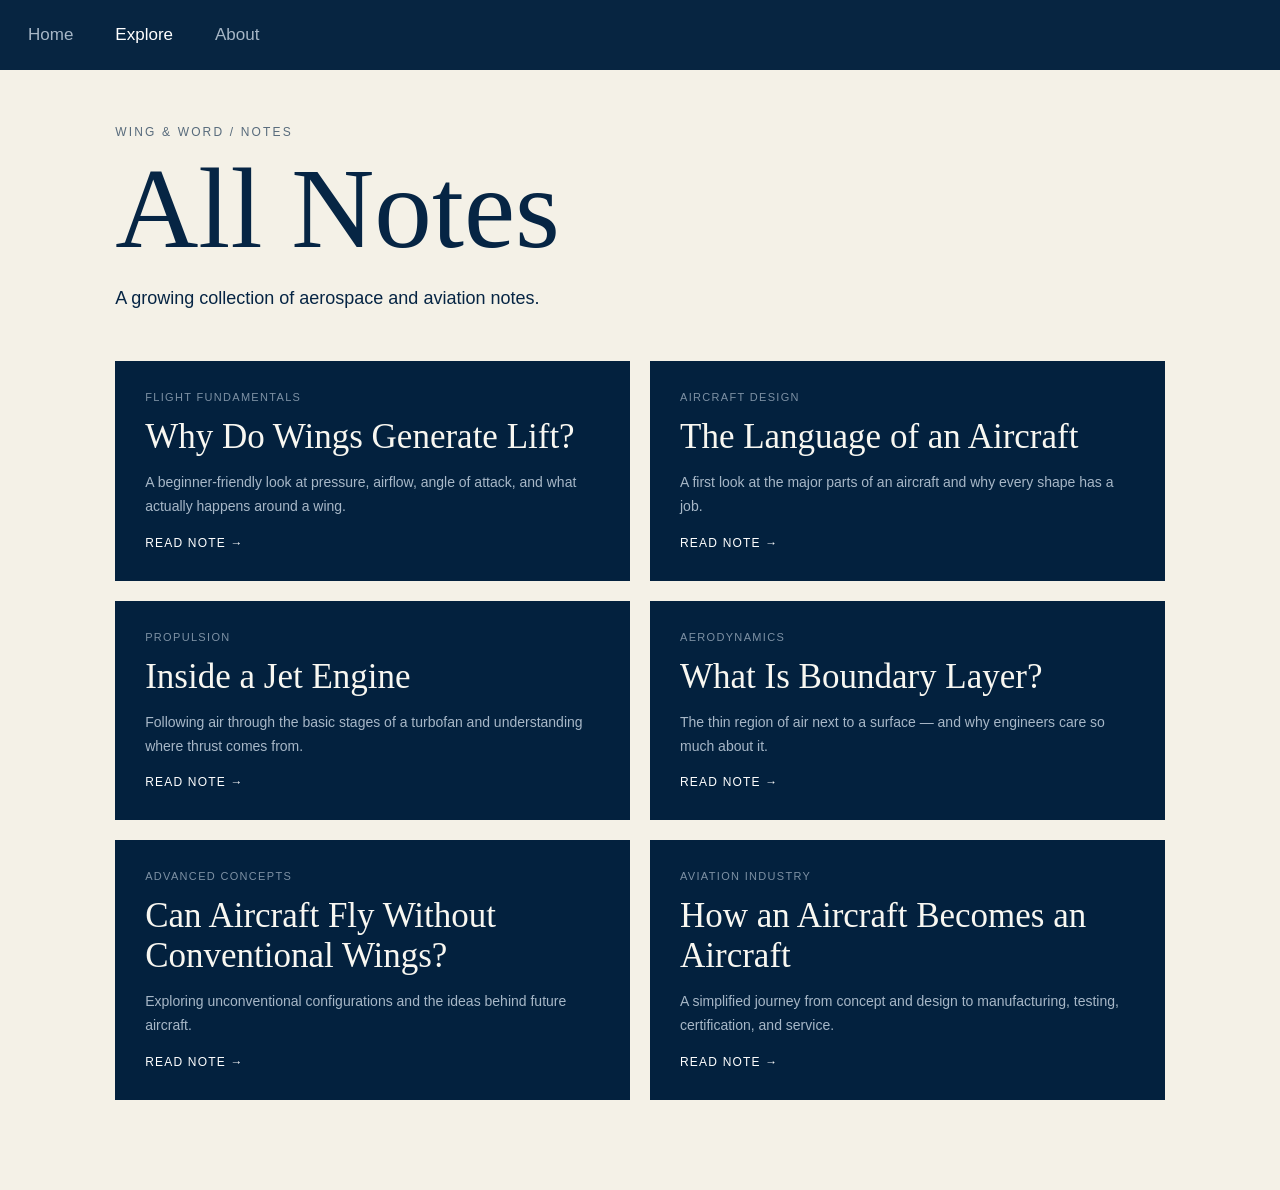
<file: blog.html>
<!DOCTYPE html>
<html lang="en">
<head>
<meta charset="UTF-8">
<meta name="viewport" content="width=device-width,initial-scale=1.0">
<title>Explore — Wing & Word</title>
<link rel="stylesheet" href="styles.css">
</head>
<body class="blog-page">
<header class="blog-nav">
<a href="index.html">Home</a><a class="active" href="explore.html">Explore</a><a href="about.html">About</a>
</header>
<main>
<section class="blog-hero">
<div class="eyebrow">WING & WORD / NOTES</div>
<h1 id="category-title">All Notes</h1>
<p id="category-description">A growing collection of aerospace and aviation notes.</p>
</section>
<section id="blog-posts" class="posts"></section>
</main>
<script src="script.js"></script>
</body>
</html>
</file>
<file: styles.css>
*{box-sizing:border-box}
html,body{margin:0;min-height:100%;background:#03213e}
.image-page{overflow-x:hidden}
.design-frame{position:relative;width:100%;max-width:1600px;margin:0 auto;line-height:0}
.design-image{display:block;width:100%;height:auto}
.hotspot{position:absolute;display:block;cursor:pointer;z-index:5}
.hotspot.home{left:1.6%;top:2.2%;width:6%;height:6.5%}
.hotspot.explore{left:7.5%;top:2.2%;width:7.5%;height:6.5%}
.hotspot.about{left:14.3%;top:2.2%;width:7%;height:6.5%}
.hero-explore{left:38%;top:67%;width:24%;height:15%}
.cat{width:28%;height:24%}
.cat1{left:2%;top:29%}.cat2{left:35.5%;top:29%}.cat3{left:68%;top:29%}
.cat4{left:2%;top:51%}.cat5{left:35.5%;top:51%}.cat6{left:68%;top:51%}

.blog-page{font-family:Arial,sans-serif;background:#f4f1e7;color:#062544}
.blog-nav{position:fixed;z-index:10;top:0;left:0;width:100%;padding:25px 28px;display:flex;gap:42px;background:rgba(3,33,62,.98);color:#a7b7c7}
.blog-nav a{color:inherit;text-decoration:none;font-size:17px}.blog-nav a:hover,.blog-nav .active{color:#fff}
.blog-page main{padding:125px 9vw 90px}
.blog-hero{max-width:850px}.eyebrow{font-size:12px;letter-spacing:.18em;opacity:.65}
.blog-hero h1{font-family:Georgia,serif;font-weight:400;font-size:clamp(70px,9vw,130px);line-height:.9;margin:18px 0 22px}
.blog-hero p{font-size:18px;line-height:1.7;max-width:650px}
.posts{display:grid;grid-template-columns:repeat(2,1fr);gap:20px;margin-top:48px}
.post{background:#03213e;color:#a7b7c7;padding:30px;min-height:210px;transition:transform .25s ease}
.post:hover{transform:translateY(-4px)}
.post .cat{position:static;width:auto;height:auto;font-size:11px;letter-spacing:.12em;text-transform:uppercase;opacity:.75}
.post h2{font-family:Georgia,serif;color:#f8f7f1;font-weight:400;font-size:35px;margin:14px 0}
.post p{font-size:14px;line-height:1.7}
.read{color:#fff;text-decoration:none;font-size:12px;letter-spacing:.1em}
@media(max-width:700px){
 .hotspot.home{left:1%;width:12%}.hotspot.explore{left:12%;width:15%}.hotspot.about{left:26%;width:13%}
 .cat{height:22%}
 .cat1{left:0;top:28%;width:33%}.cat2{left:33.5%;top:28%;width:33%}.cat3{left:67%;top:28%;width:33%}
 .cat4{left:0;top:51%;width:33%}.cat5{left:33.5%;top:51%;width:33%}.cat6{left:67%;top:51%;width:33%}
 .posts{grid-template-columns:1fr}
 .blog-page main{padding:110px 6vw 60px}
}
</file>
